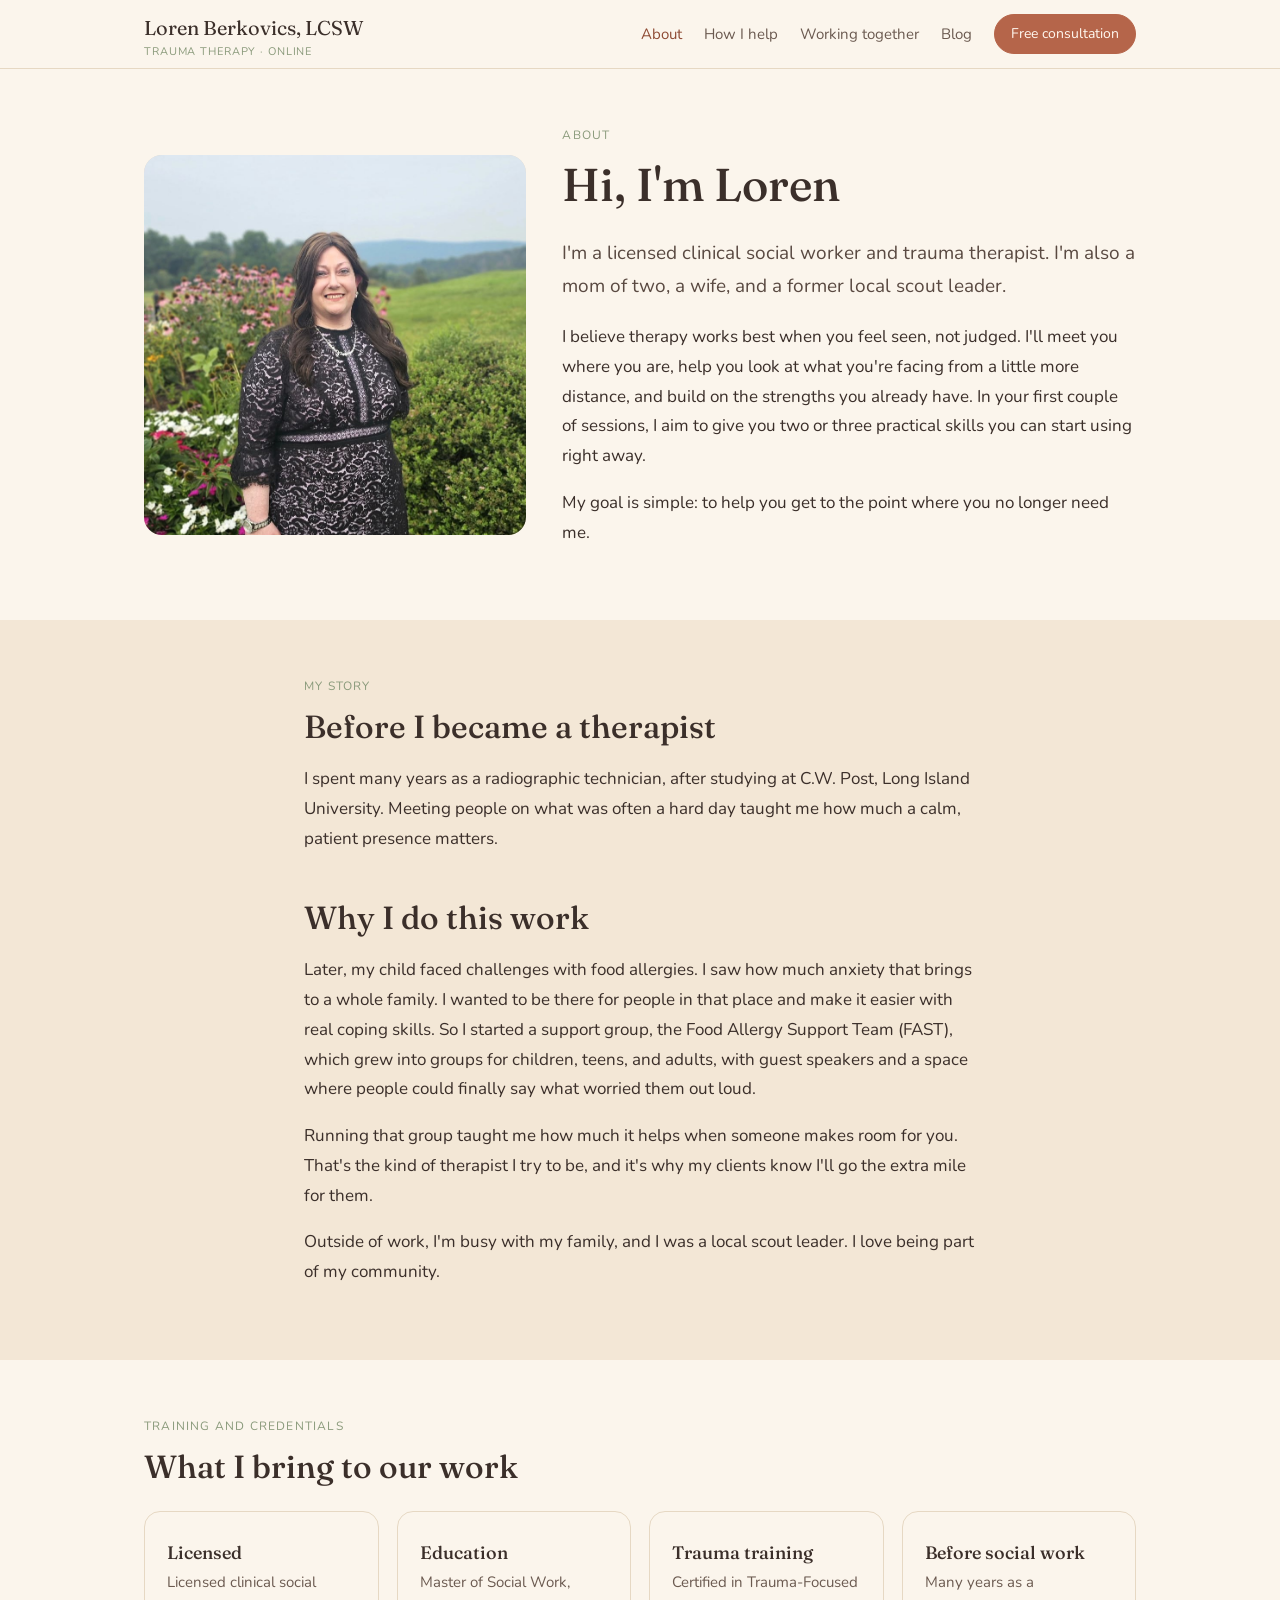
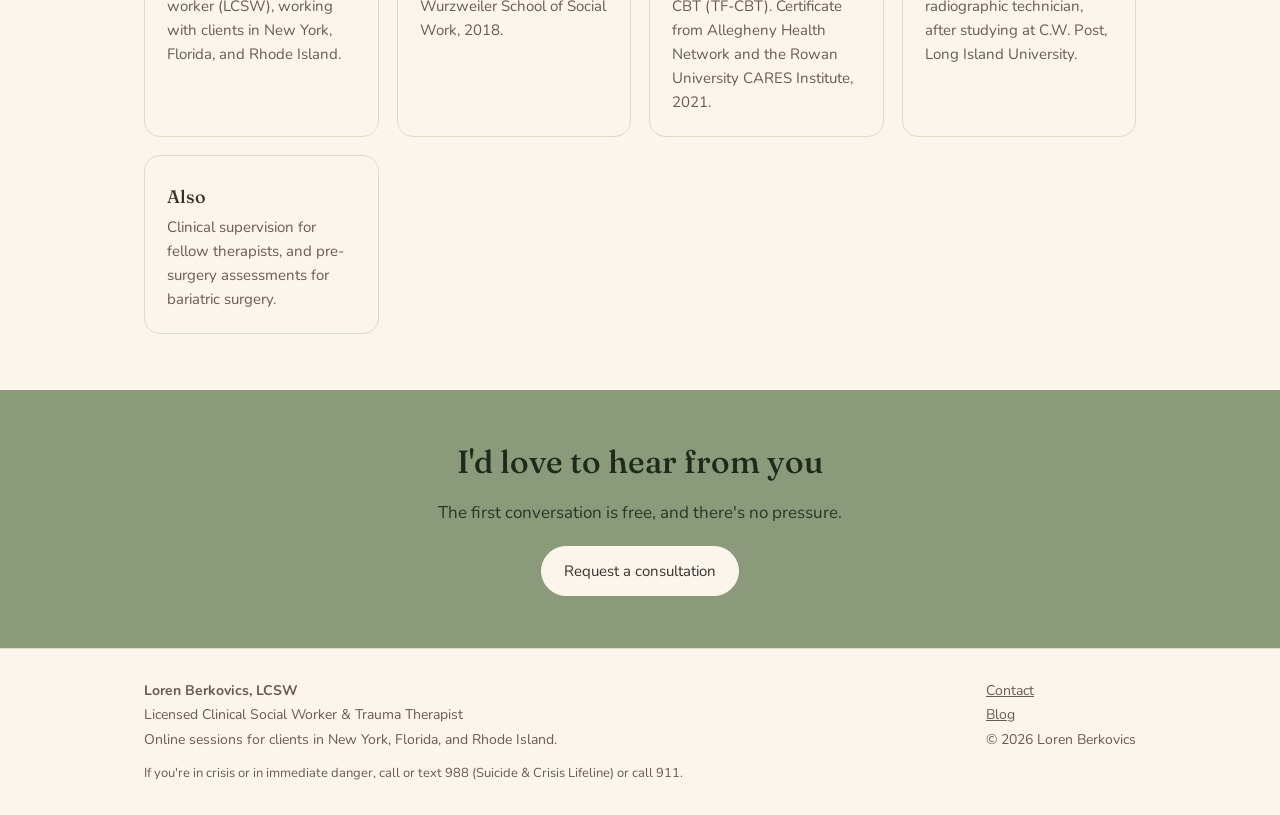
<file: about.html>
<!DOCTYPE html>
<html lang="en">
<head>
<meta charset="utf-8">
<meta name="viewport" content="width=device-width, initial-scale=1">
<title>About | Loren Berkovics, LCSW</title>
<meta name="description" content="About Loren Berkovics, LCSW: trauma therapist, mom of two, former scout leader, and founder of a food allergy support group.">
<link rel="preconnect" href="https://fonts.googleapis.com">
<link rel="preconnect" href="https://fonts.gstatic.com" crossorigin>
<link href="https://fonts.googleapis.com/css2?family=Fraunces:wght@400;500&family=Nunito:wght@400;600&display=swap" rel="stylesheet">
<link rel="stylesheet" href="styles.css">
</head>
<body data-page="about">

<section><div class="wrap split">
  <div class="photo tall">
    <img src="images/loren.jpg" alt="Loren Berkovics" onerror="this.remove()">
    <span>Photo of Loren<br>(images/loren.jpg)</span>
  </div>
  <div>
    <div class="eyebrow">About</div>
    <h1>Hi, I'm Loren</h1>
    <p class="lede">I'm a licensed clinical social worker and trauma therapist. I'm also a mom of two, a wife, and a former local scout leader.</p>
    <p>I believe therapy works best when you feel seen, not judged. I'll meet you where you are, help you look at what you're facing from a little more distance, and build on the strengths you already have. In your first couple of sessions, I aim to give you two or three practical skills you can start using right away.</p>
    <p>My goal is simple: to help you get to the point where you no longer need me.</p>
  </div>
</div></section>

<section class="band"><div class="wrap narrow">
  <div class="eyebrow">My story</div>
  <h2>Before I became a therapist</h2>
  <p>I spent many years as a radiographic technician, after studying at C.W. Post, Long Island University. Meeting people on what was often a hard day taught me how much a calm, patient presence matters.</p>
  <h2 style="margin-top:1.4em">Why I do this work</h2>
  <p>Later, my child faced challenges with food allergies. I saw how much anxiety that brings to a whole family. I wanted to be there for people in that place and make it easier with real coping skills. So I started a support group, the Food Allergy Support Team (FAST), which grew into groups for children, teens, and adults, with guest speakers and a space where people could finally say what worried them out loud.</p>
  <p>Running that group taught me how much it helps when someone makes room for you. That's the kind of therapist I try to be, and it's why my clients know I'll go the extra mile for them.</p>
  <p>Outside of work, I'm busy with my family, and I was a local scout leader. I love being part of my community.</p>
</div></section>

<section><div class="wrap">
  <div class="eyebrow">Training and credentials</div>
  <h2>What I bring to our work</h2>
  <div class="cards">
    <div class="card plain"><h3>Licensed</h3><p>Licensed clinical social worker (LCSW), working with clients in New York, Florida, and Rhode Island.</p></div>
    <div class="card plain"><h3>Education</h3><p>Master of Social Work, Wurzweiler School of Social Work, 2018.</p></div>
    <div class="card plain"><h3>Trauma training</h3><p>Certified in Trauma-Focused CBT (TF-CBT). Certificate from Allegheny Health Network and the Rowan University CARES Institute, 2021.</p></div>
    <div class="card plain"><h3>Before social work</h3><p>Many years as a radiographic technician, after studying at C.W. Post, Long Island University.</p></div>
    <div class="card plain"><h3>Also</h3><p>Clinical supervision for fellow therapists, and pre-surgery assessments for bariatric surgery.</p></div>
  </div>
</div></section>

<div class="cta-band"><div class="wrap">
  <h2>I'd love to hear from you</h2>
  <p>The first conversation is free, and there's no pressure.</p>
  <a class="btn" href="contact.html">Request a consultation</a>
</div></div>

<script src="site.js"></script>
</body>
</html>
</file>
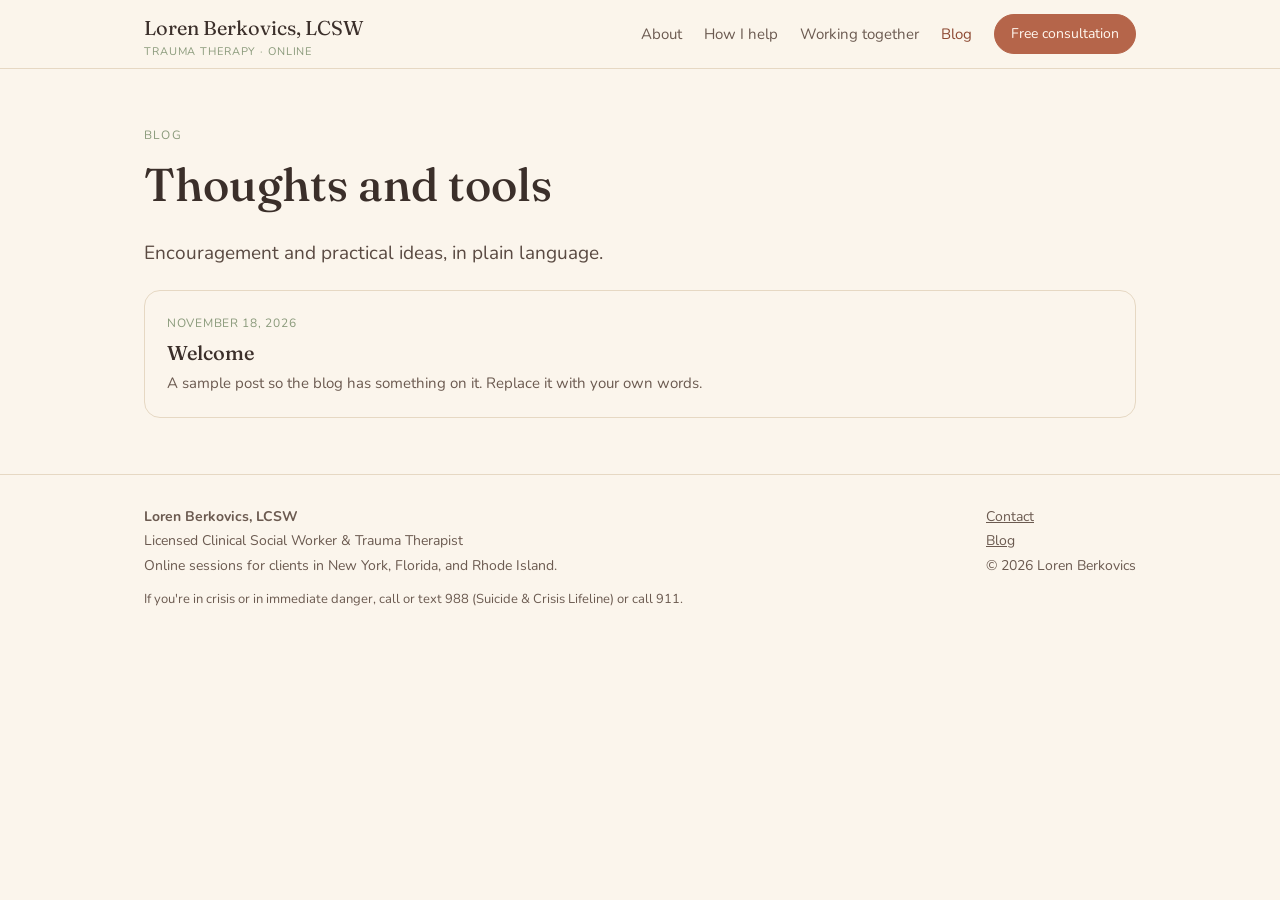
<file: blog.html>
<!DOCTYPE html>
<html lang="en">
<head>
<meta charset="utf-8">
<meta name="viewport" content="width=device-width, initial-scale=1">
<title>Blog | Loren Berkovics, LCSW</title>
<meta name="description" content="Thoughts, tools, and encouragement from Loren Berkovics, LCSW.">
<link rel="preconnect" href="https://fonts.googleapis.com">
<link rel="preconnect" href="https://fonts.gstatic.com" crossorigin>
<link href="https://fonts.googleapis.com/css2?family=Fraunces:wght@400;500&family=Nunito:wght@400;600&display=swap" rel="stylesheet">
<link rel="stylesheet" href="styles.css">
</head>
<body data-page="blog">

<section><div class="wrap">
  <div class="eyebrow">Blog</div>
  <h1>Thoughts and tools</h1>
  <p class="lede">Encouragement and practical ideas, in plain language.</p>
  <div class="posts" id="all"><p>Loading…</p></div>
</div></section>

<script src="site.js"></script>
<script>renderAll(document.getElementById("all"));</script>
</body>
</html>
</file>
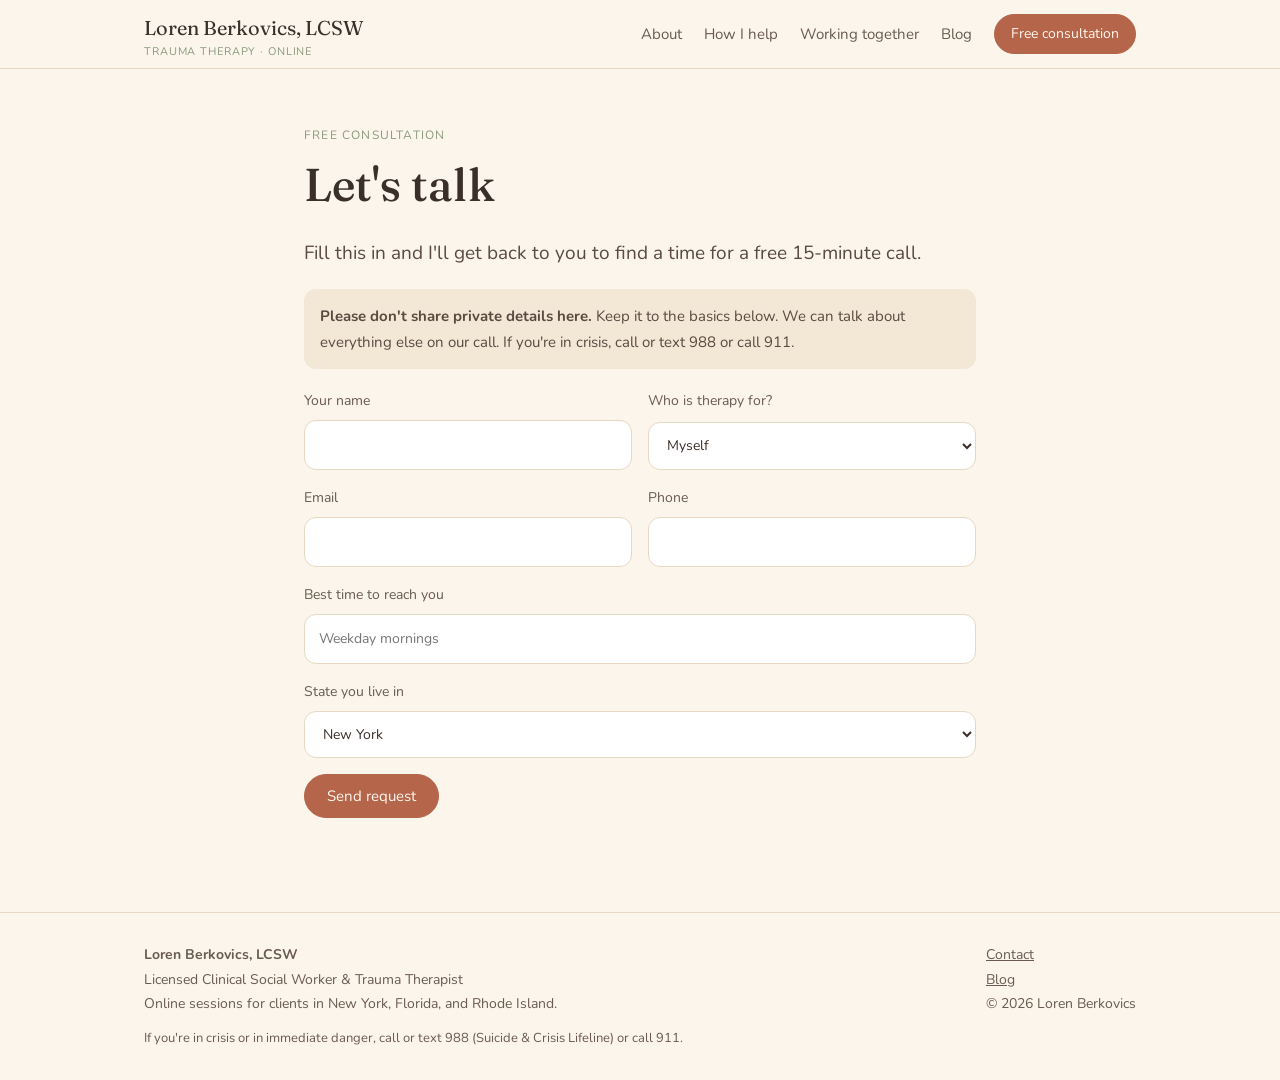
<file: contact.html>
<!DOCTYPE html>
<html lang="en">
<head>
<meta charset="utf-8">
<meta name="viewport" content="width=device-width, initial-scale=1">
<title>Free consultation | Loren Berkovics, LCSW</title>
<meta name="description" content="Request a free 15-minute consultation with Loren Berkovics, LCSW.">
<link rel="preconnect" href="https://fonts.googleapis.com">
<link rel="preconnect" href="https://fonts.gstatic.com" crossorigin>
<link href="https://fonts.googleapis.com/css2?family=Fraunces:wght@400;500&family=Nunito:wght@400;600&display=swap" rel="stylesheet">
<link rel="stylesheet" href="styles.css">
</head>
<body data-page="contact">

<section><div class="wrap narrow">
  <div class="eyebrow">Free consultation</div>
  <h1>Let's talk</h1>
  <p class="lede">Fill this in and I'll get back to you to find a time for a free 15-minute call.</p>

  <div class="notice"><strong>Please don't share private details here.</strong> Keep it to the basics below. We can talk about everything else on our call. If you're in crisis, call or text 988 or call 911.</div>

  <form class="contact" id="contactForm" novalidate>
    <div class="two">
      <label>Your name<input name="name" type="text" autocomplete="name" required></label>
      <label>Who is therapy for?
        <select name="for">
          <option>Myself</option>
          <option>My child</option>
          <option>My teen</option>
        </select>
      </label>
    </div>
    <div class="two">
      <label>Email<input name="email" type="email" autocomplete="email"></label>
      <label>Phone<input name="phone" type="tel" autocomplete="tel"></label>
    </div>
    <label>Best time to reach you<input name="best_time" type="text" placeholder="Weekday mornings"></label>
    <label>State you live in
      <select name="state">
        <option>New York</option>
        <option>Florida</option>
        <option>Rhode Island</option>
        <option>Other</option>
      </select>
    </label>
    <div style="position:absolute;left:-9999px" aria-hidden="true"><label>Website<input name="website" tabindex="-1" autocomplete="off"></label></div>
    <div><button class="btn" type="submit">Send request</button></div>
    <div class="form-status" role="status" aria-live="polite"></div>
  </form>
</div></section>

<script src="site.js"></script>
<script>initContactForm(document.getElementById("contactForm"));</script>
</body>
</html>
</file>
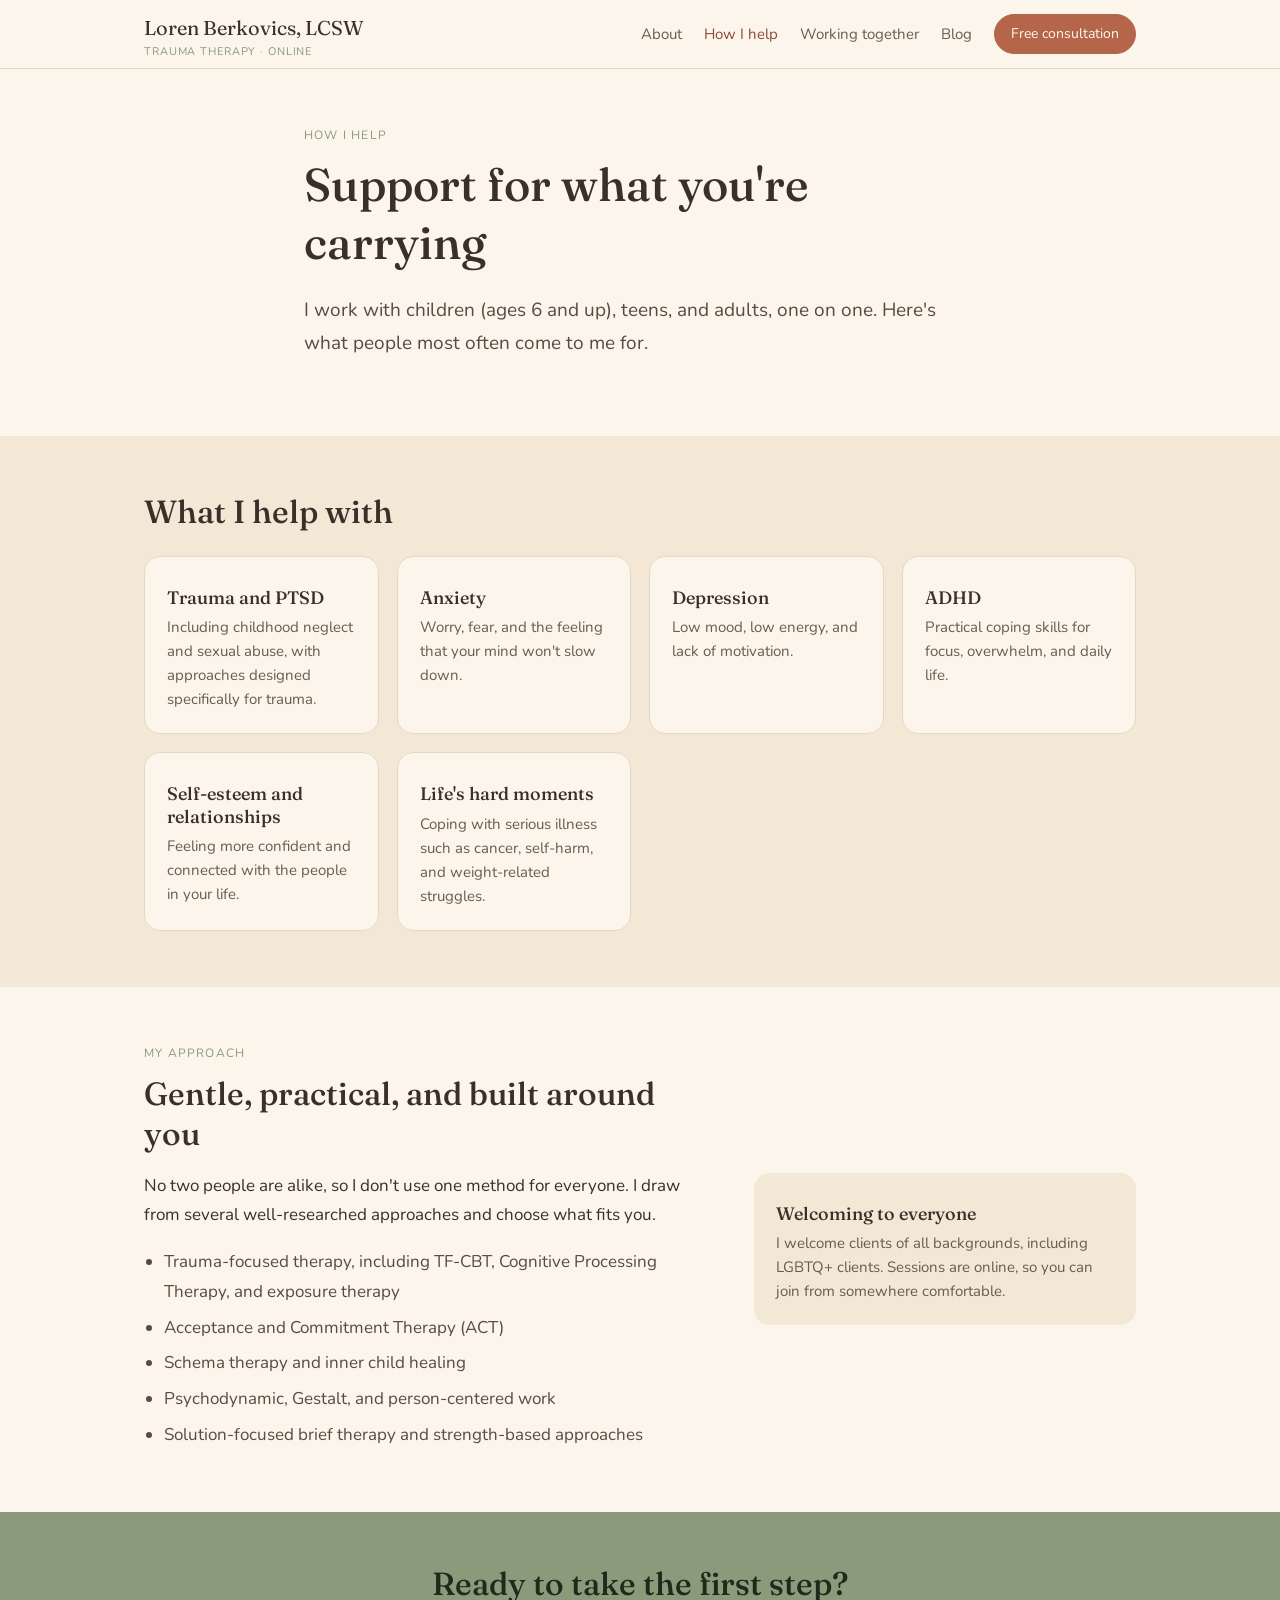
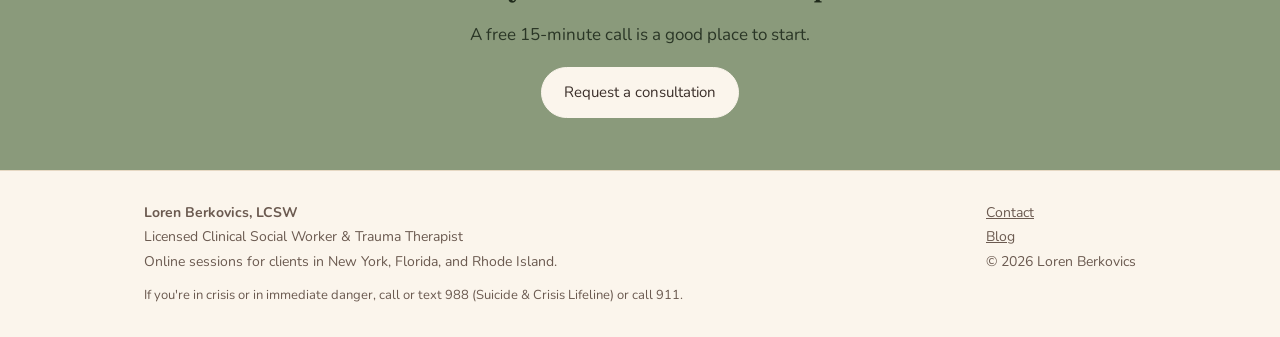
<file: help.html>
<!DOCTYPE html>
<html lang="en">
<head>
<meta charset="utf-8">
<meta name="viewport" content="width=device-width, initial-scale=1">
<title>How I help | Loren Berkovics, LCSW</title>
<meta name="description" content="Trauma, PTSD, anxiety, depression, ADHD, self-esteem, relationships and more. Online therapy for ages 6 and up.">
<link rel="preconnect" href="https://fonts.googleapis.com">
<link rel="preconnect" href="https://fonts.gstatic.com" crossorigin>
<link href="https://fonts.googleapis.com/css2?family=Fraunces:wght@400;500&family=Nunito:wght@400;600&display=swap" rel="stylesheet">
<link rel="stylesheet" href="styles.css">
</head>
<body data-page="help">

<section><div class="wrap narrow">
  <div class="eyebrow">How I help</div>
  <h1>Support for what you're carrying</h1>
  <p class="lede">I work with children (ages 6 and up), teens, and adults, one on one. Here's what people most often come to me for.</p>
</div></section>

<section class="band"><div class="wrap">
  <h2>What I help with</h2>
  <div class="cards">
    <div class="card"><h3>Trauma and PTSD</h3><p>Including childhood neglect and sexual abuse, with approaches designed specifically for trauma.</p></div>
    <div class="card"><h3>Anxiety</h3><p>Worry, fear, and the feeling that your mind won't slow down.</p></div>
    <div class="card"><h3>Depression</h3><p>Low mood, low energy, and lack of motivation.</p></div>
    <div class="card"><h3>ADHD</h3><p>Practical coping skills for focus, overwhelm, and daily life.</p></div>
    <div class="card"><h3>Self-esteem and relationships</h3><p>Feeling more confident and connected with the people in your life.</p></div>
    <div class="card"><h3>Life's hard moments</h3><p>Coping with serious illness such as cancer, self-harm, and weight-related struggles.</p></div>
  </div>
</div></section>

<section><div class="wrap split rev">
  <div>
    <div class="eyebrow">My approach</div>
    <h2>Gentle, practical, and built around you</h2>
    <p>No two people are alike, so I don't use one method for everyone. I draw from several well-researched approaches and choose what fits you.</p>
    <ul class="clean">
      <li>Trauma-focused therapy, including TF-CBT, Cognitive Processing Therapy, and exposure therapy</li>
      <li>Acceptance and Commitment Therapy (ACT)</li>
      <li>Schema therapy and inner child healing</li>
      <li>Psychodynamic, Gestalt, and person-centered work</li>
      <li>Solution-focused brief therapy and strength-based approaches</li>
    </ul>
  </div>
  <div class="card">
    <h3>Welcoming to everyone</h3>
    <p>I welcome clients of all backgrounds, including LGBTQ+ clients. Sessions are online, so you can join from somewhere comfortable.</p>
  </div>
</div></section>

<div class="cta-band"><div class="wrap">
  <h2>Ready to take the first step?</h2>
  <p>A free 15-minute call is a good place to start.</p>
  <a class="btn" href="contact.html">Request a consultation</a>
</div></div>

<script src="site.js"></script>
</body>
</html>
</file>
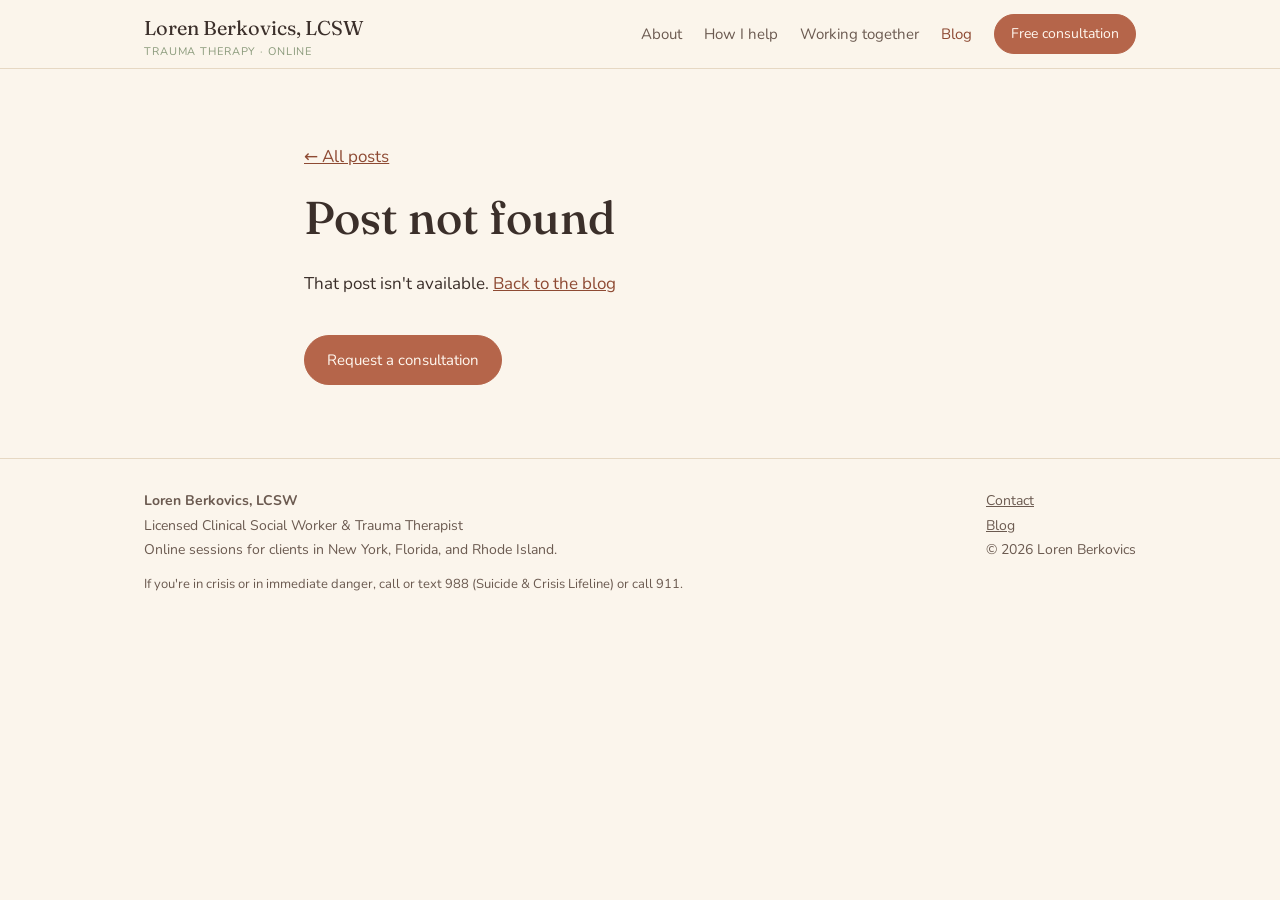
<file: post.html>
<!DOCTYPE html>
<html lang="en">
<head>
<meta charset="utf-8">
<meta name="viewport" content="width=device-width, initial-scale=1">
<title>Blog | Loren Berkovics, LCSW</title>
<link rel="preconnect" href="https://fonts.googleapis.com">
<link rel="preconnect" href="https://fonts.gstatic.com" crossorigin>
<link href="https://fonts.googleapis.com/css2?family=Fraunces:wght@400;500&family=Nunito:wght@400;600&display=swap" rel="stylesheet">
<link rel="stylesheet" href="styles.css">
</head>
<body data-page="blog">

<section><div class="wrap narrow">
  <p><a href="blog.html">&larr; All posts</a></p>
  <div class="eyebrow" id="meta"></div>
  <h1 id="title">Loading…</h1>
  <div class="post-body" id="body"></div>
  <p style="margin-top:36px"><a class="btn" href="contact.html">Request a consultation</a></p>
</div></section>

<script src="site.js"></script>
<script>renderPost(document.getElementById("title"), document.getElementById("meta"), document.getElementById("body"));</script>
</body>
</html>
</file>
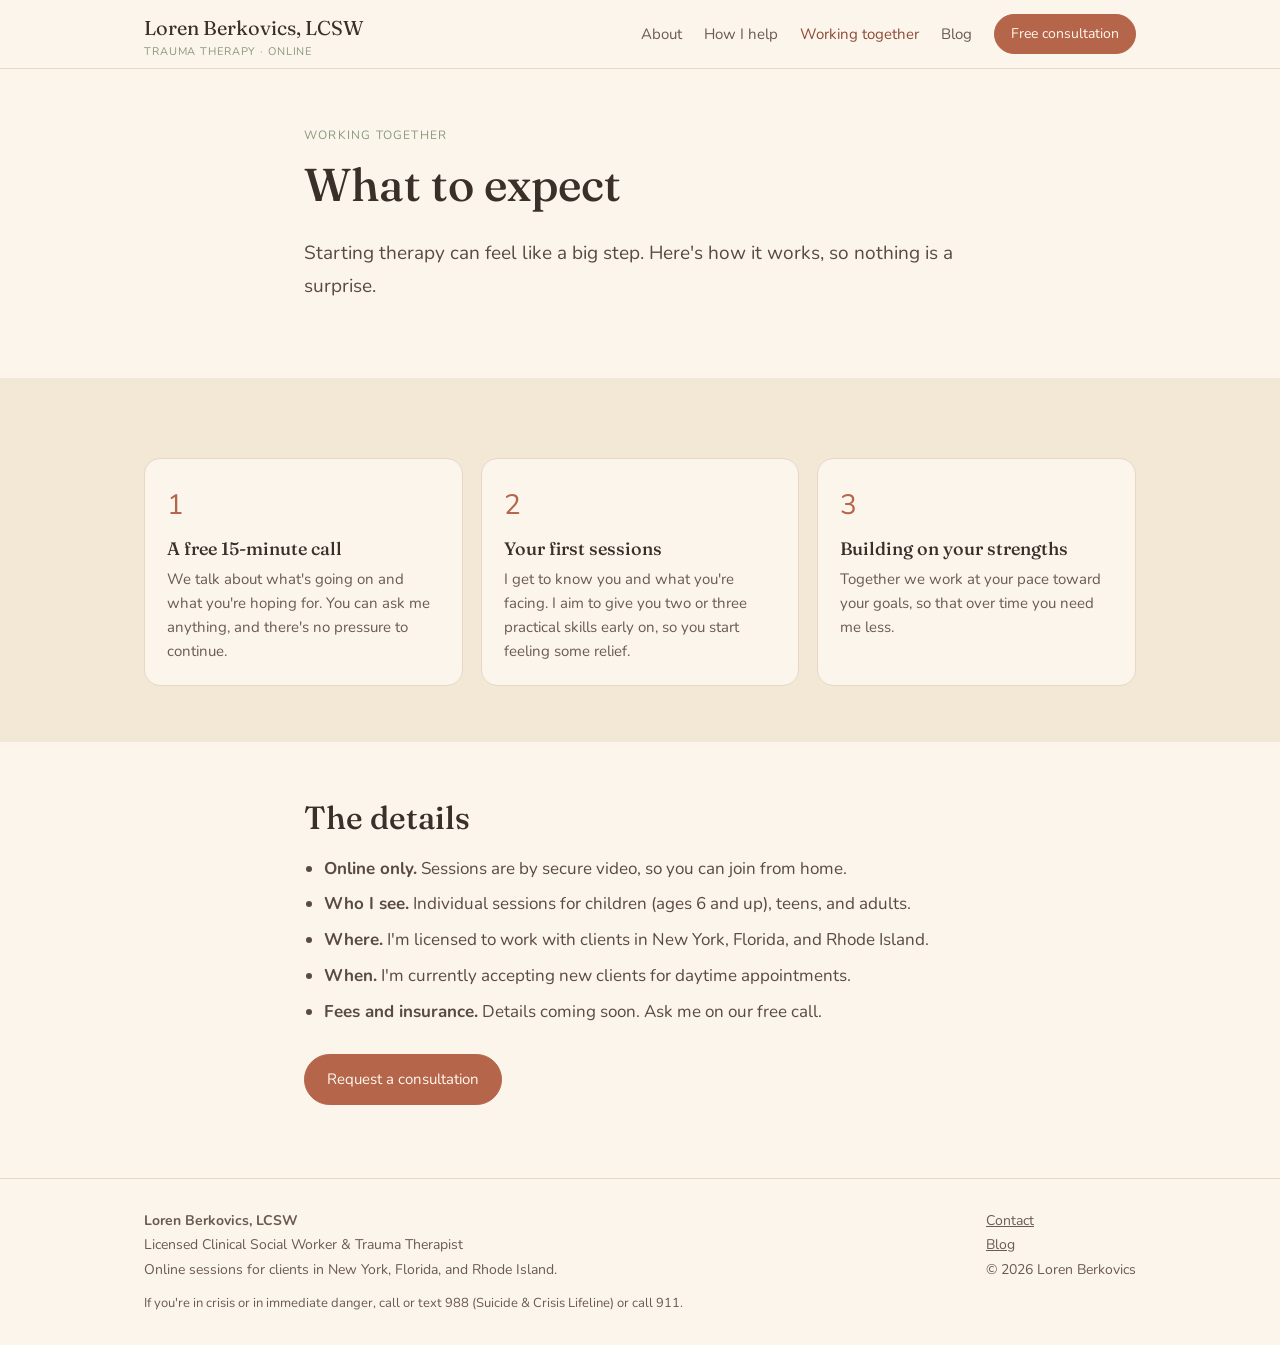
<file: working-together.html>
<!DOCTYPE html>
<html lang="en">
<head>
<meta charset="utf-8">
<meta name="viewport" content="width=device-width, initial-scale=1">
<title>Working together | Loren Berkovics, LCSW</title>
<meta name="description" content="What to expect when you work with Loren Berkovics, LCSW: a free 15-minute call, online sessions, and practical skills from the start.">
<link rel="preconnect" href="https://fonts.googleapis.com">
<link rel="preconnect" href="https://fonts.gstatic.com" crossorigin>
<link href="https://fonts.googleapis.com/css2?family=Fraunces:wght@400;500&family=Nunito:wght@400;600&display=swap" rel="stylesheet">
<link rel="stylesheet" href="styles.css">
</head>
<body data-page="work">

<section><div class="wrap narrow">
  <div class="eyebrow">Working together</div>
  <h1>What to expect</h1>
  <p class="lede">Starting therapy can feel like a big step. Here's how it works, so nothing is a surprise.</p>
</div></section>

<section class="band"><div class="wrap">
  <div class="cards">
    <div class="card"><div class="ico">1</div><h3>A free 15-minute call</h3><p>We talk about what's going on and what you're hoping for. You can ask me anything, and there's no pressure to continue.</p></div>
    <div class="card"><div class="ico">2</div><h3>Your first sessions</h3><p>I get to know you and what you're facing. I aim to give you two or three practical skills early on, so you start feeling some relief.</p></div>
    <div class="card"><div class="ico">3</div><h3>Building on your strengths</h3><p>Together we work at your pace toward your goals, so that over time you need me less.</p></div>
  </div>
</div></section>

<section><div class="wrap narrow">
  <h2>The details</h2>
  <ul class="clean">
    <li><strong>Online only.</strong> Sessions are by secure video, so you can join from home.</li>
    <li><strong>Who I see.</strong> Individual sessions for children (ages 6 and up), teens, and adults.</li>
    <li><strong>Where.</strong> I'm licensed to work with clients in New York, Florida, and Rhode Island.</li>
    <li><strong>When.</strong> I'm currently accepting new clients for daytime appointments.</li>
    <li><strong>Fees and insurance.</strong> Details coming soon. Ask me on our free call.</li>
  </ul>
  <p style="margin-top:28px"><a class="btn" href="contact.html">Request a consultation</a></p>
</div></section>

<script src="site.js"></script>
</body>
</html>
</file>
<file: styles.css>
:root{
  --cream:#FBF5EC; --sand:#F3E7D6; --sand-d:#EADBC6; --line:#E6D8C3;
  --terra:#B5654A; --terra-d:#8E4A33; --sage:#8A9A7B; --sage-d:#2A3626;
  --ink:#3B2F2A; --ink-soft:#5A4A42; --ink-mute:#6B5A50;
  --serif:'Fraunces',Georgia,'Times New Roman',serif;
  --sans:'Nunito',system-ui,-apple-system,'Segoe UI',sans-serif;
}
*{box-sizing:border-box}
html{scroll-behavior:smooth}
body{margin:0;background:var(--cream);color:var(--ink);font-family:var(--sans);font-size:17px;line-height:1.75}
img{max-width:100%;display:block}
a{color:var(--terra-d)}
.wrap{max-width:1040px;margin:0 auto;padding:0 24px}
.narrow{max-width:720px}

header.site{position:sticky;top:0;z-index:10;background:rgba(251,245,236,.96);border-bottom:1px solid var(--line)}
header.site .wrap{display:flex;align-items:center;justify-content:space-between;gap:16px;min-height:68px}
.brand{font-family:var(--serif);font-size:20px;color:var(--ink);text-decoration:none}
.brand small{display:block;font-family:var(--sans);font-size:11px;letter-spacing:.08em;color:var(--sage);text-transform:uppercase;line-height:1.2}
nav.main{display:flex;align-items:center;gap:22px}
nav.main a{color:var(--ink-mute);text-decoration:none;font-size:15px}
nav.main a:hover,nav.main a.active{color:var(--terra-d)}
.menu-btn{display:none;background:none;border:1px solid var(--line);border-radius:8px;padding:6px 10px;font-size:15px;color:var(--ink);cursor:pointer}

.btn{display:inline-block;background:var(--terra);color:#FFF8F0!important;padding:11px 22px;border-radius:999px;text-decoration:none;font-size:15px;border:1px solid var(--terra);cursor:pointer;font-family:var(--sans)}
.btn:hover{background:var(--terra-d);border-color:var(--terra-d)}
.btn.ghost{background:transparent;color:var(--terra-d)!important}
.btn.ghost:hover{background:var(--sand)}
nav.main .btn{padding:7px 16px;font-size:14px;color:#FFF8F0}

h1,h2,h3{font-family:var(--serif);font-weight:500;color:var(--ink);line-height:1.25;margin:0 0 .5em}
h1{font-size:clamp(30px,5vw,46px)}
h2{font-size:clamp(24px,3.4vw,32px)}
h3{font-size:20px}
.eyebrow{font-size:12px;letter-spacing:.1em;text-transform:uppercase;color:var(--sage);margin-bottom:10px}
.lede{font-size:19px;color:var(--ink-soft)}
section{padding:56px 0}
.band{background:var(--sand)}
.band-d{background:#EFE3D0}

.hero{padding:56px 0 48px}
.hero .wrap{display:grid;grid-template-columns:1.2fr 1fr;gap:40px;align-items:center}
.hero .cta{display:flex;gap:12px;flex-wrap:wrap;margin-top:20px}

.photo{position:relative;background:var(--sand-d);border-radius:18px;overflow:hidden;min-height:260px;display:flex;align-items:center;justify-content:center;color:var(--ink-mute);font-size:14px;text-align:center;padding:16px}
.photo img{position:absolute;inset:0;width:100%;height:100%;object-fit:cover}
.photo.tall{min-height:380px}

.cards{display:grid;grid-template-columns:repeat(auto-fit,minmax(220px,1fr));gap:18px;margin-top:24px}
.card{background:var(--sand);border-radius:16px;padding:22px}
.card.plain{background:var(--cream);border:1px solid var(--line)}
.band .card,.band-d .card{background:var(--cream);border:1px solid var(--line)}
.card h3{font-size:18px;margin:8px 0 6px}
.card p{margin:0;font-size:15px;color:var(--ink-mute);line-height:1.6}
.card .ico{font-size:28px;color:var(--terra)}

.split{display:grid;grid-template-columns:1fr 1.5fr;gap:36px;align-items:center}
.split.rev{grid-template-columns:1.5fr 1fr}
ul.clean{padding-left:20px;margin:0}
ul.clean li{margin:6px 0;color:var(--ink-soft)}

.cta-band{background:var(--sage);text-align:center;padding:52px 0}
.cta-band h2{color:#1F2A1B}
.cta-band p{color:var(--sage-d);margin:0 0 18px}
.cta-band .btn{background:var(--cream);color:var(--ink)!important;border-color:var(--cream)}

.posts{display:grid;grid-template-columns:repeat(auto-fit,minmax(260px,1fr));gap:18px;margin-top:20px}
.post-card{display:block;text-decoration:none;color:inherit;border:1px solid var(--line);border-radius:16px;padding:22px;background:var(--cream)}
.post-card:hover{background:var(--sand)}
.post-card .meta{font-size:12px;color:var(--sage);letter-spacing:.06em;text-transform:uppercase}
.post-card h3{margin:6px 0}
.post-card p{margin:0;font-size:15px;color:var(--ink-mute);line-height:1.6}
.post-body p{margin:0 0 1.1em}
.post-body h2,.post-body h3{margin-top:1.4em}

form.contact{display:grid;gap:16px;margin-top:20px}
form.contact label{font-size:14px;color:var(--ink-mute);display:grid;gap:6px}
form.contact input,form.contact select,form.contact textarea{font:inherit;padding:12px 14px;border:1px solid var(--line);border-radius:12px;background:#fff;color:var(--ink)}
form.contact input:focus,form.contact select:focus,form.contact textarea:focus{outline:2px solid var(--terra);outline-offset:1px}
.notice{background:var(--sand);border-radius:12px;padding:14px 16px;font-size:15px;color:var(--ink-soft)}
.form-status{font-size:15px;min-height:1.5em}
.form-status.ok{color:#2F6B3A}.form-status.err{color:#9B2C2C}
.two{display:grid;grid-template-columns:1fr 1fr;gap:16px}

footer.site{border-top:1px solid var(--line);padding:30px 0;font-size:14px;color:var(--ink-mute)}
footer.site .wrap{display:flex;justify-content:space-between;gap:16px;flex-wrap:wrap}
footer.site a{color:var(--ink-mute)}
.crisis{font-size:13px;margin-top:10px;color:var(--ink-mute)}

@media(max-width:820px){
  .hero .wrap,.split,.split.rev{grid-template-columns:1fr}
  .two{grid-template-columns:1fr}
  .menu-btn{display:block}
  nav.main{display:none;position:absolute;left:0;right:0;top:68px;background:var(--cream);border-bottom:1px solid var(--line);flex-direction:column;align-items:flex-start;padding:16px 24px;gap:14px}
  nav.main.open{display:flex}
  section{padding:40px 0}
}
</file>
